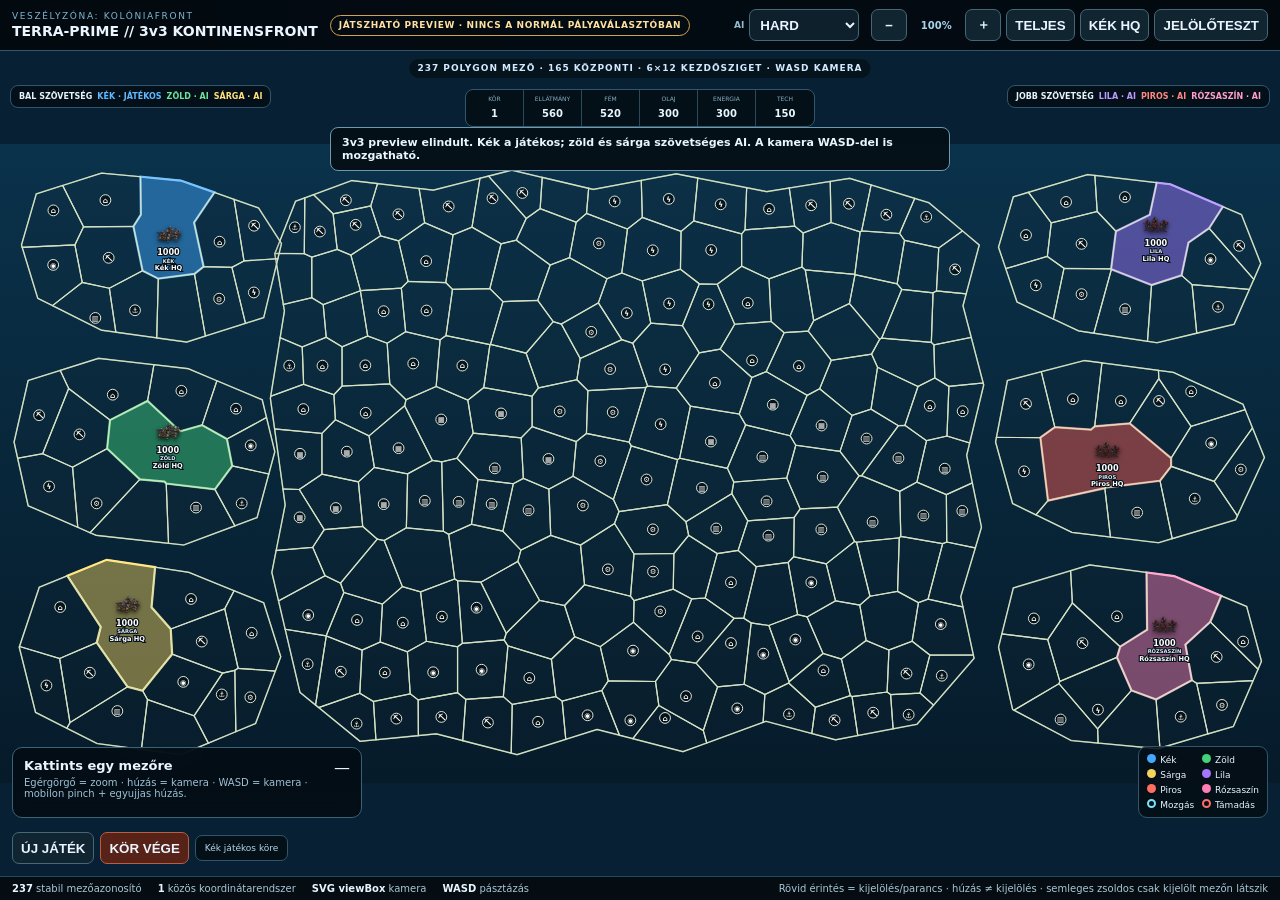
<file: preview-3v3.html>
<!doctype html>
<html lang="hu">
<head>
  <meta charset="utf-8">
  <meta name="viewport" content="width=device-width,initial-scale=1,maximum-scale=1,user-scalable=no">
  <title>Veszélyzóna: Kolóniafront — 3v3 Kontinensfront preview</title>
  <link rel="stylesheet" href="preview-3v3.css">
</head>
<body>
<div class="preview-shell">
  <header class="preview-top">
    <div class="brand"><small>VESZÉLYZÓNA: KOLÓNIAFRONT</small><b>TERRA-PRIME // 3v3 KONTINENSFRONT</b></div>
    <span class="badge">JÁTSZHATÓ PREVIEW · NINCS A NORMÁL PÁLYAVÁLASZTÓBAN</span>
    <label class="difficulty"><span>AI</span><select id="difficultySelect"><option value="practice">GYAKORLÓ</option><option value="easy">EASY</option><option value="medium">MEDIUM</option><option value="hard" selected>HARD</option></select></label>
    <div class="toolbar">
      <button id="zoomOut" aria-label="Kicsinyítés">−</button><span class="zoom-readout" id="zoomReadout">100%</span><button id="zoomIn" aria-label="Nagyítás">＋</button>
      <button id="resetCam">TELJES</button><button id="focusBlue">KÉK HQ</button><button id="markerTest">JELÖLŐTESZT</button>
    </div>
  </header>

  <main class="map-stage" id="mapStage">
    <div class="watermark">237 POLYGON MEZŐ · 165 KÖZPONTI · 6×12 KEZDŐSZIGET · WASD KAMERA</div>
    <svg id="mapSvg" viewBox="0 0 1728 864" preserveAspectRatio="xMidYMid meet" role="application" aria-label="3v3 stratégiai térkép">
      <image href="assets/terra-prime-3v3-preview-bg.svg" x="0" y="0" width="1728" height="864" preserveAspectRatio="none"/>
      <g id="territories"></g><g id="resources"></g><g id="units"></g><g id="markers"></g><g id="effects"></g>
    </svg>

    <section class="team-hud left-team">
      <b>BAL SZÖVETSÉG</b><span class="blue">KÉK · JÁTÉKOS</span><span class="green">ZÖLD · AI</span><span class="yellow">SÁRGA · AI</span>
    </section>
    <section class="team-hud right-team">
      <b>JOBB SZÖVETSÉG</b><span class="purple">LILA · AI</span><span class="red">PIROS · AI</span><span class="pink">RÓZSASZÍN · AI</span>
    </section>

    <section class="economy" id="economyPanel">
      <div><small>KÖR</small><b id="turnValue">1</b></div><div><small>ELLÁTMÁNY</small><b id="resSupply">0</b></div><div><small>FÉM</small><b id="resMetal">0</b></div><div><small>OLAJ</small><b id="resOil">0</b></div><div><small>ENERGIA</small><b id="resEnergy">0</b></div><div><small>TECH</small><b id="resTech">0</b></div>
    </section>

    <section class="panel" id="infoPanel">
      <div class="row"><strong id="fieldName">Kattints egy mezőre</strong><span id="fieldOwner">—</span></div>
      <small id="fieldMeta">Egérgörgő = zoom · húzás = kamera · WASD = kamera · mobilon pinch + egyujjas húzás.</small>
      <div id="unitInfo" class="unit-info"></div>
      <div id="production" class="production"></div>
    </section>

    <section class="battle-controls">
      <button id="newGame">ÚJ JÁTÉK</button><button id="endTurn" class="primary">KÖR VÉGE</button>
      <span id="phaseText">Kék játékos köre</span>
    </section>

    <div class="legend"><span><i class="swatch blue-bg"></i>Kék</span><span><i class="swatch green-bg"></i>Zöld</span><span><i class="swatch yellow-bg"></i>Sárga</span><span><i class="swatch purple-bg"></i>Lila</span><span><i class="swatch red-bg"></i>Piros</span><span><i class="swatch pink-bg"></i>Rózsaszín</span><span><i class="move-dot"></i>Mozgás</span><span><i class="attack-dot"></i>Támadás</span></div>
    <div id="message" class="message" aria-live="polite"></div>
  </main>

  <footer class="statusbar"><span><b id="fieldCount">237</b> stabil mezőazonosító</span><span><b>1</b> közös koordinátarendszer</span><span><b>SVG viewBox</b> kamera</span><span><b>WASD</b> pásztázás</span><span class="hint">Rövid érintés = kijelölés/parancs · húzás ≠ kijelölés · semleges zsoldos csak kijelölt mezőn látszik</span></footer>
</div>
<script src="preview-3v3-mapdata.js"></script>
<script>
window.KOLONIA_3V3_MAP_READY.then(function(){
  var s=document.createElement('script');
  s.src='preview-3v3.js';
  document.body.appendChild(s);
}).catch(function(err){
  console.error(err);
  var box=document.getElementById('message');
  if(box){box.textContent='A 3v3 pályaadat betöltése sikertelen.';box.className='message show loss';}
});
</script>
</body>
</html>
</file>
<file: preview-3v3.css>
:root{color-scheme:dark;font-family:Inter,system-ui,-apple-system,Segoe UI,Roboto,sans-serif;background:#07131e;color:#eaf5ff}*{box-sizing:border-box}body{margin:0;min-height:100vh;background:radial-gradient(circle at 50% 0,#17354c 0,#081620 45%,#050b10 100%);overflow:hidden}.preview-shell{height:100vh;display:grid;grid-template-rows:auto 1fr auto}.preview-top{display:flex;align-items:center;gap:12px;padding:9px 12px;background:rgba(3,10,16,.96);border-bottom:1px solid #31566c;z-index:10}.brand{min-width:max-content}.brand small{display:block;color:#7eb7d5;font-size:9px;letter-spacing:.18em}.brand b{font-size:14px}.badge{border:1px solid #d2a44f;color:#ffe0a0;border-radius:999px;padding:5px 8px;font:800 9px/1 system-ui;letter-spacing:.07em}.difficulty{display:flex;align-items:center;gap:5px;margin-left:auto;font:800 9px/1 system-ui;color:#91bbd1}.difficulty select{height:32px;border:1px solid #45677a;border-radius:7px;background:#0e202b;color:#eaf5ff;font-weight:900;padding:0 6px}.toolbar{display:flex;gap:5px;align-items:center}.toolbar button,.battle-controls button,.production button{appearance:none;border:1px solid #45677a;background:#112531;color:#eaf5ff;border-radius:7px;min-width:36px;height:32px;padding:0 8px;font-weight:900;cursor:pointer}.toolbar button:hover,.toolbar button.active,.battle-controls button:hover,.production button:hover{background:#1b3d50;border-color:#7fb4d1}.toolbar button:disabled,.battle-controls button:disabled,.production button:disabled{opacity:.4;cursor:not-allowed}.zoom-readout{min-width:48px;text-align:center;color:#a9d5e8;font-weight:900;font-size:10px}.map-stage{position:relative;min-height:0;overflow:hidden;background:#071a28;touch-action:none}.map-stage svg{display:block;width:100%;height:100%;touch-action:none;user-select:none;background:#072034;cursor:grab}.map-stage.dragging svg{cursor:grabbing}.field{stroke:#d5e2c4;stroke-width:1.2;vector-effect:non-scaling-stroke;fill:rgba(105,128,75,.15);cursor:pointer;transition:fill .09s,stroke .09s}.field:hover{fill:rgba(207,231,173,.17)}.field.neutral{fill:rgba(25,40,49,.12)}.field.selected{stroke:#fff;stroke-width:3;filter:drop-shadow(0 0 5px #fff)}.field.capital{stroke-width:2.2}.field.blue{fill:rgba(67,169,255,.46);stroke:#79c3ff}.field.green{fill:rgba(68,209,122,.46);stroke:#78e49e}.field.yellow{fill:rgba(244,211,94,.46);stroke:#ffe784}.field.purple{fill:rgba(167,118,255,.46);stroke:#c0a0ff}.field.red{fill:rgba(255,92,82,.46);stroke:#ff9a91}.field.pink{fill:rgba(255,126,182,.46);stroke:#ffabd0}.field.reachable{stroke:#69e8ff;stroke-width:2.4}.field.attackable{stroke:#ff6b65;stroke-width:2.7}.resource-dot{pointer-events:none}.resource-dot circle{fill:rgba(5,14,19,.79);stroke:#dce7d7;stroke-width:1;vector-effect:non-scaling-stroke}.resource-dot text{font:900 10px/1 system-ui;fill:#fff;text-anchor:middle;dominant-baseline:central;pointer-events:none}.unit-root{pointer-events:none}.unit-sprite{filter:drop-shadow(0 3px 3px rgba(0,0,0,.85));pointer-events:none}.unit-count{font:900 11px/1 system-ui;fill:#fff;paint-order:stroke;stroke:#071017;stroke-width:3px;text-anchor:middle;pointer-events:none}.unit-owner{font:900 7px/1 system-ui;text-anchor:middle;fill:#dff3ff;paint-order:stroke;stroke:#071017;stroke-width:2.4px;pointer-events:none}.marker{pointer-events:none}.marker circle{vector-effect:non-scaling-stroke;stroke-width:3.2;fill:rgba(7,15,20,.91)}.marker text{font:900 13px/1 system-ui;text-anchor:middle;dominant-baseline:central;fill:#fff}.marker.move circle{stroke:#77e6ff;filter:drop-shadow(0 0 5px #59d7ff)}.marker.attack circle{stroke:#ff6d69;filter:drop-shadow(0 0 5px #ff514d)}.marker.attack text{fill:#ffddd9}.marker.test circle{stroke-dasharray:4 3}.selection-ring{fill:none;stroke:#fff;stroke-width:2;vector-effect:non-scaling-stroke;stroke-dasharray:5 4;pointer-events:none}.neutral-merc{pointer-events:none;filter:drop-shadow(0 2px 3px #000)}.capital-label{font:900 9px/1 system-ui;text-anchor:middle;fill:#fff;paint-order:stroke;stroke:#061119;stroke-width:3px;pointer-events:none}.combat-flash{font:900 13px/1 system-ui;text-anchor:middle;fill:#ffdedb;paint-order:stroke;stroke:#180404;stroke-width:3px;pointer-events:none;animation:floatLoss .9s ease-out forwards}@keyframes floatLoss{to{transform:translateY(-18px);opacity:0}}.panel{position:absolute;left:12px;bottom:58px;width:min(350px,calc(100vw - 24px));padding:10px 11px;border:1px solid #3d6276;background:rgba(4,13,20,.91);backdrop-filter:blur(8px);border-radius:10px;z-index:5}.panel .row{display:flex;gap:8px;justify-content:space-between}.panel strong{font-size:13px}.panel small{display:block;color:#9fc1d3;font-size:10px}.unit-info{margin-top:7px;font-size:10px;color:#cce4ef}.production{display:grid;grid-template-columns:repeat(3,1fr);gap:5px;margin-top:8px}.production button{height:34px;padding:0 4px;font-size:8px}.production button b{display:block;font-size:9px}.production button small{display:block;font-size:7px;color:#9fc1d3}.legend{position:absolute;right:12px;bottom:58px;display:grid;grid-template-columns:repeat(2,auto);gap:4px 8px;padding:7px 8px;background:rgba(4,13,20,.86);border:1px solid #31566c;border-radius:9px;font-size:9px;z-index:5;pointer-events:none}.swatch,.move-dot,.attack-dot{width:9px;height:9px;border-radius:50%;display:inline-block;margin-right:4px}.blue-bg{background:#43a9ff}.green-bg{background:#44d17a}.yellow-bg{background:#f4d35e}.purple-bg{background:#a776ff}.red-bg{background:#ff6f61}.pink-bg{background:#ff7eb6}.move-dot{border:2px solid #77e6ff;background:#071017}.attack-dot{border:2px solid #ff6d69;background:#071017}.statusbar{display:flex;gap:16px;align-items:center;padding:6px 12px;background:#050d13;border-top:1px solid #27485a;color:#a9c6d5;font-size:10px}.statusbar b{color:#e8f5ff}.statusbar .hint{margin-left:auto}.watermark{position:absolute;left:50%;top:8px;transform:translateX(-50%);z-index:4;font:900 9px/1 system-ui;letter-spacing:.11em;color:#d2eaff;background:rgba(5,14,20,.7);padding:5px 8px;border-radius:999px;pointer-events:none}.team-hud{position:absolute;top:34px;z-index:5;display:flex;gap:5px;align-items:center;padding:6px 8px;border:1px solid #31566c;background:rgba(4,13,20,.82);font-size:8px;border-radius:8px;pointer-events:none}.team-hud b{font-size:8px;color:#e6f3fa}.team-hud span{font-weight:900}.left-team{left:10px}.right-team{right:10px}.blue{color:#62b9ff}.green{color:#6ee39b}.yellow{color:#ffe17b}.purple{color:#bd9bff}.red{color:#ff8980}.pink{color:#ff9fc9}.economy{position:absolute;left:50%;top:38px;transform:translateX(-50%);z-index:5;display:flex;background:rgba(4,13,20,.86);border:1px solid #31566c;border-radius:8px;overflow:hidden;pointer-events:none}.economy>div{min-width:58px;padding:5px 7px;text-align:center;border-right:1px solid #294a5b}.economy>div:last-child{border:0}.economy small{display:block;font-size:6px;color:#88afc2}.economy b{font-size:10px}.battle-controls{position:absolute;left:12px;bottom:12px;z-index:6;display:flex;gap:6px;align-items:center}.battle-controls .primary{border-color:#b55f43;background:#572218}.battle-controls .primary:hover{background:#7b3022}.battle-controls span{padding:7px 9px;border:1px solid #31566c;border-radius:7px;background:rgba(4,13,20,.86);font-size:9px;color:#b7d4e1}.message{position:absolute;left:50%;top:76px;transform:translateX(-50%) translateY(-6px);z-index:12;max-width:min(620px,90vw);padding:8px 11px;border:1px solid #6e98ad;border-radius:8px;background:rgba(5,15,22,.95);font-size:11px;font-weight:800;opacity:0;pointer-events:none;transition:.16s}.message.show{opacity:1;transform:translateX(-50%) translateY(0)}.message.win{border-color:#63d892;color:#bfffd6}.message.loss{border-color:#ff756c;color:#ffd0cc}@media(max-width:900px){.badge{display:none}.difficulty{margin-left:auto}.brand b{font-size:12px}.toolbar #focusBlue,.toolbar #markerTest{display:none}.team-hud{display:none}.economy{top:8px;left:8px;transform:none}.watermark{display:none}}@media(max-width:720px){.preview-top{padding:6px 7px;gap:5px}.brand small{font-size:7px}.brand b{font-size:10px}.difficulty span{display:none}.difficulty select{height:30px;font-size:8px}.toolbar{gap:3px}.toolbar button{height:30px;min-width:31px;padding:0 5px;font-size:8px}.zoom-readout{min-width:38px;font-size:8px}.legend{display:none}.panel{left:7px;bottom:49px;width:calc(100vw - 14px);padding:7px 8px}.panel strong{font-size:11px}.panel small{font-size:8px}.production{grid-template-columns:repeat(3,1fr)}.economy{display:grid;grid-template-columns:repeat(3,1fr);top:5px}.economy>div{min-width:48px;padding:3px 5px}.battle-controls{left:7px;bottom:7px}.battle-controls button{height:30px;font-size:8px}.battle-controls span{font-size:8px;padding:6px}.statusbar{padding:4px 7px;gap:7px;font-size:8px}.statusbar .hint{display:none}.unit-sprite{width:32px}.capital-label{font-size:7px}}
</file>
